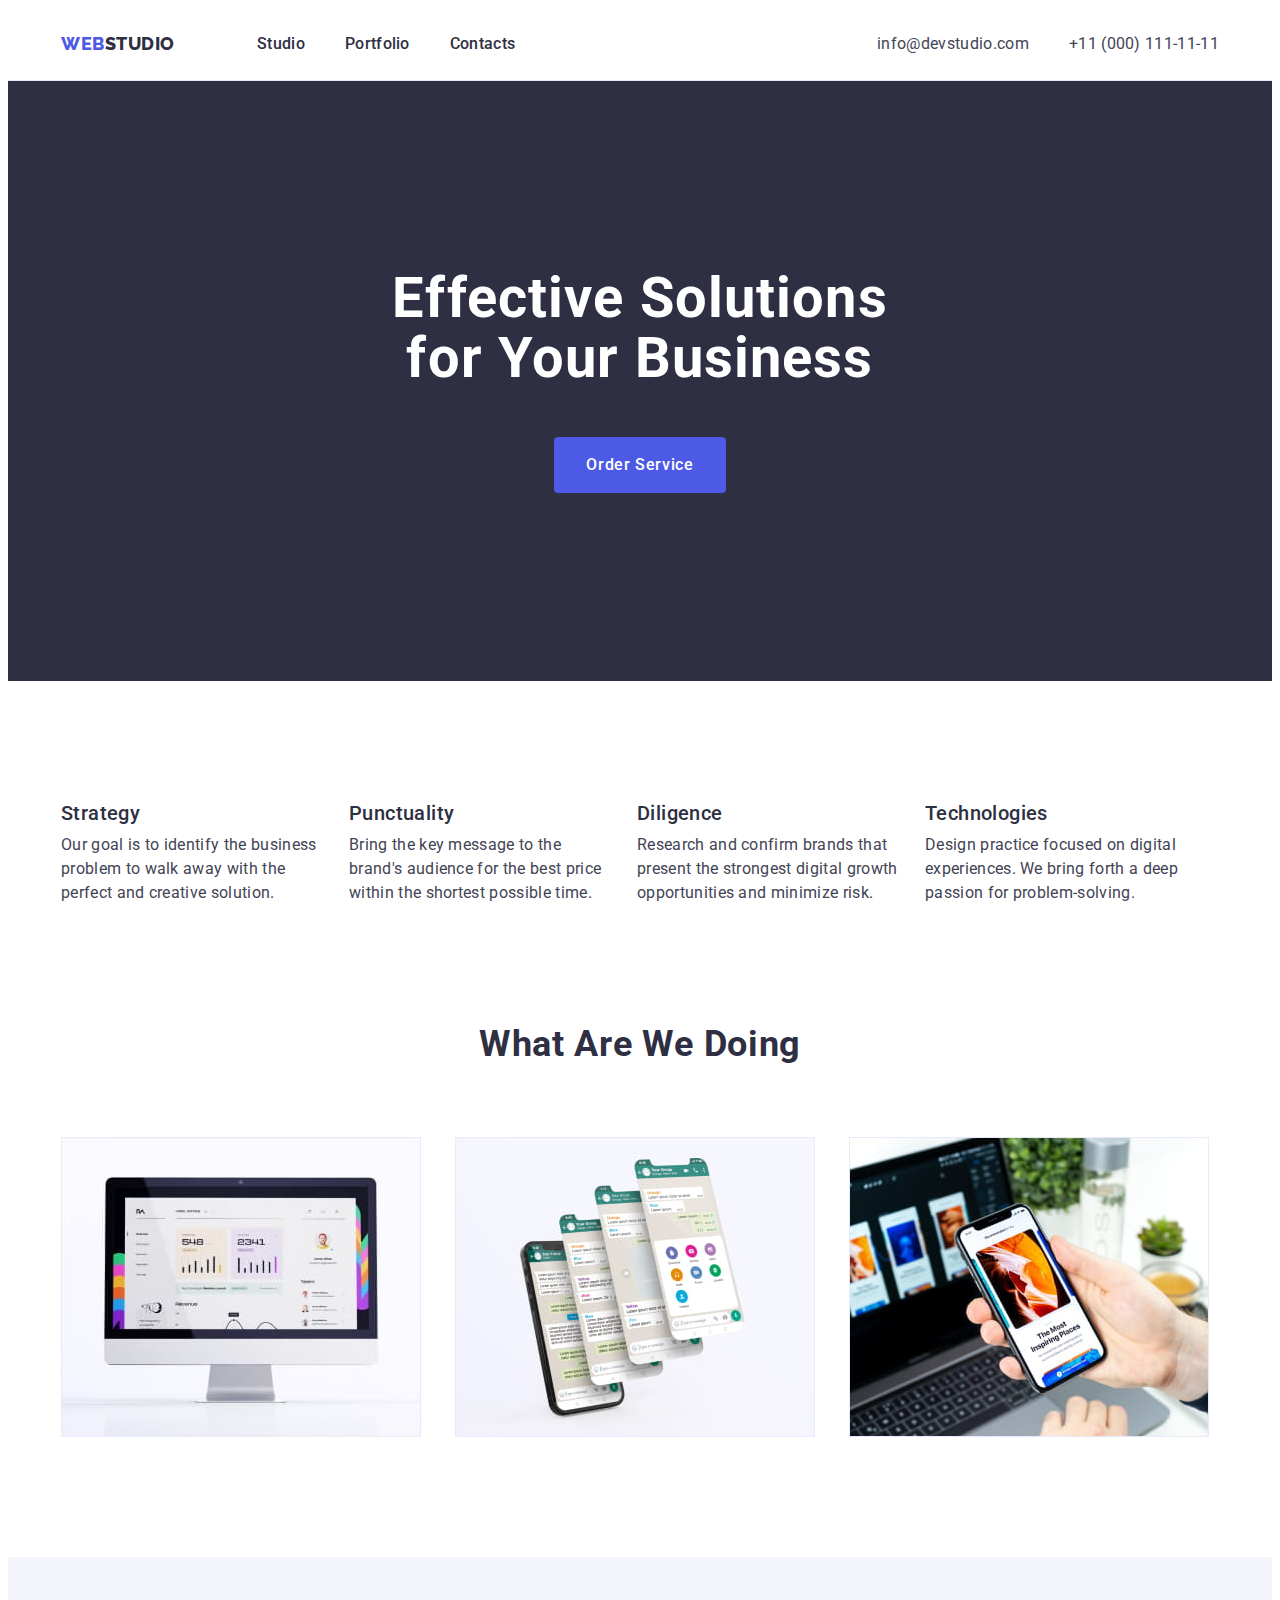
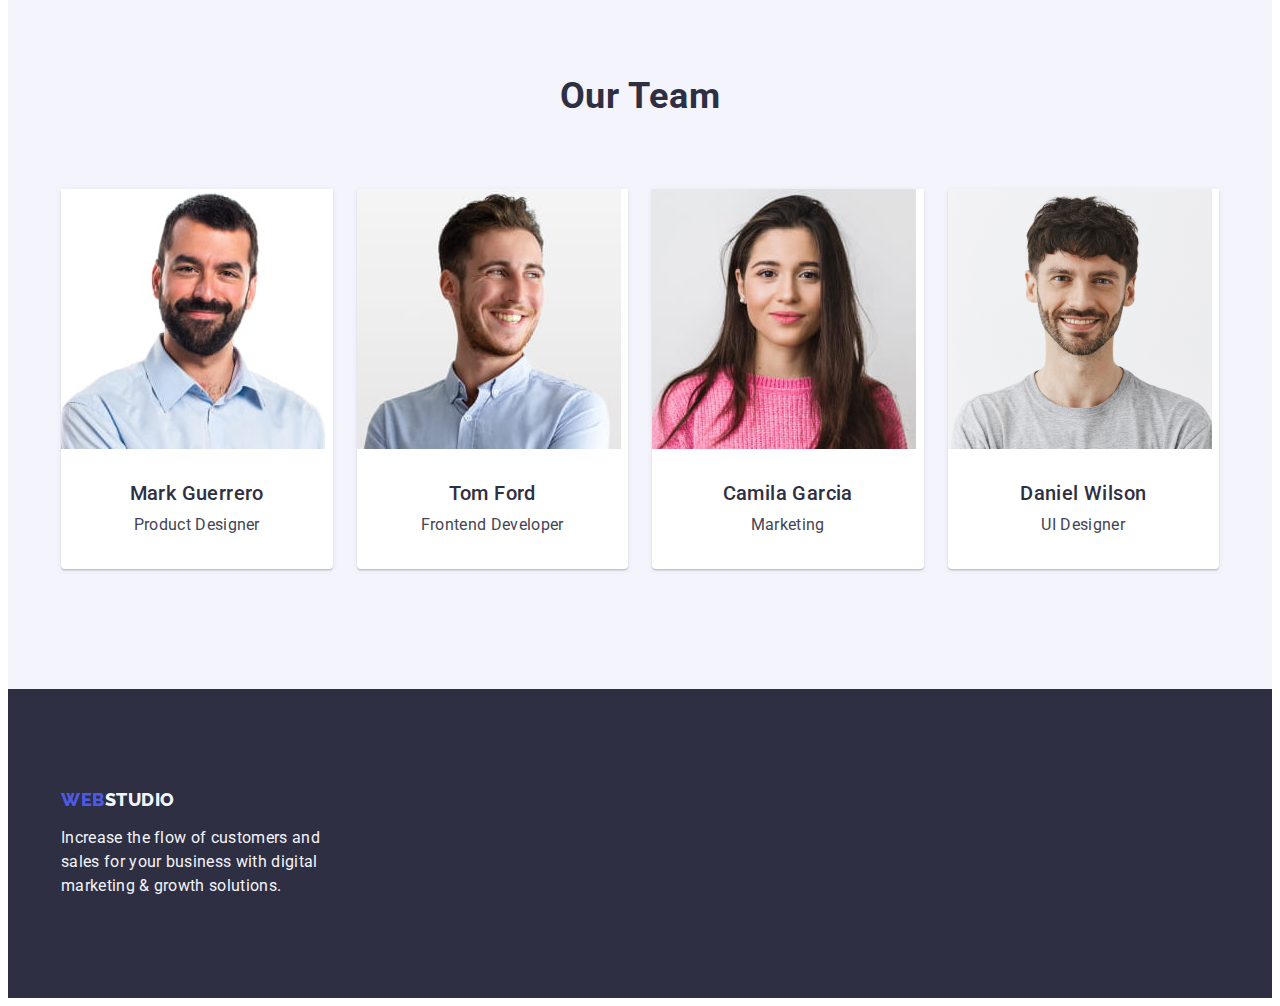
<file: index.html>
<!DOCTYPE html>
<html lang="en">
<head>
    <meta charset="UTF-8">
    <meta http-equiv="X-UA-Compatible" content="IE=edge">
    <meta name="viewport" content="width=device-width, initial-scale=1.0">
    <title>Студія</title>
    <link rel="preconnect" href="https://fonts.googleapis.com">
    <link rel="preconnect" href="https://fonts.gstatic.com" crossorigin>
    <link href="https://fonts.googleapis.com/css2?family=Raleway:wght@800&family=Roboto:wght@400;500;700&display=swap"
        rel="stylesheet">
    <link rel="stylesheet" href="https://cdnjs.cloudflare.com/ajax/libs/modern-normalize/1.1.0/modern-normalize.min.css"
        integrity="sha512-wpPYUAdjBVSE4KJnH1VR1HeZfpl1ub8YT/NKx4PuQ5NmX2tKuGu6U/JRp5y+Y8XG2tV+wKQpNHVUX03MfMFn9Q=="
        crossorigin="anonymous" referrerpolicy="no-referrer" />
    <link rel="stylesheet" href="./css/styles.css">
</head>

<body>
        <!--header-->
    <header class="page-header">  
        <div class="container main-header">
            <nav class="page-nav">
                <a class="logo link" href="./index.html">Web<span class="studio">Studio</span></a>
                <ul class="menu list">
                    <li class="menu-item">
                        <a class="menu-link link" href="./index.html">Studio</a>
                    </li>
                    <li class="menu-item">
                        <a class="menu-link link" href="./portfolio.html">Portfolio</a>
                    </li>
                    <li class="menu-item">
                        <a class="menu-link link" href="">Contacts</a>
                    </li>
                </ul>
            </nav>
            <address class="main-address">
                <ul class="main-address-list list">
                    <li class="main-address-item link">
                        <a class="contact link" href="mailto:info@devstudio.com">info@devstudio.com</a>
                    </li>
                    <li class="main-address-item link">
                        <a class="contact link" href="tel:+110001111111">+11 (000) 111-11-11</a>
                    </li>
                </ul>
            </address>
        </div>
    </header>
            <!--main-->
    <main>
        <!--Section 1 Hero-->
        <section class="hero section">
            <div class="container">
                <h1 class="main-title">Effective Solutions <br />for Your Business</h1>
                    <button class="modal-btn" type="button">Order Service</button>
            </div>
        </section>
        <!--Section 2  features-->
        <section class="main-features section">
            <div class="container">
                <h2 class="second-title" hidden>list of features</h2>
                <ul class="features-list list">
                    <li class="features-list-item">
                        <h3 class="third-title">Strategy</h3>
                        <p class="feature-description">Our goal is to identify the business
                            problem to walk away with the perfect and creative solution.</p>
                    </li>
                    <li class="features-list-item">
                        <h3 class="third-title">Punctuality</h3>
                        <p class="feature-description">Bring the key message to the brand's audience for the best price within the
                            shortest possible time.</p>
                    </li>
                    <li class="features-list-item">
                        <h3 class="third-title">Diligence</h3>
                        <p class="feature-description">Research and confirm brands that present the strongest digital growth
                            opportunities and minimize risk.
                        </p>
                    </li>
                    <li class="features-list-item">
                        <h3 class="third-title">Technologies</h3>
                        <p class="feature-description">Design practice focused on digital experiences. We bring forth a deep passion for
                            problem-solving.</p>
                    </li>
                </ul>
            </div>
        </section>
        <!--Section 3  -->
        <section class="main-developments section">
            <div class="container">
                <h2 class="developments">What are we doing</h2>
                <ul class="developments-list list">
                    <li class="developments-list-item">
                        <img class="development-example" src="./images/rectangle-71.jpg" alt="monitor" width="360" height="300">
                    </li>
                    <li class="developments-list-item">
                        <img class="development-example" src="./images/rectangle-2-71.jpg" alt="phone scrin" width="360" height="300">
                    </li>
                    <li class="developments-list-item">
                        <img class="development-example" src="./images/rectangle-3-71.jpg" alt="phone in hand" width="360" height="300">
                    </li>
                </ul>
            </div>
        </section>
        <!--Section 4-->
        <section class="main-team section">
            <div class="container">
                <h2 class="team-workers">Our Team</h2>
                <ul class="team-workers-list list">
                    <li class="team-workers-item">
                        <img src="./images/our-team/mark-guerrero.jpg" alt="our employee" width="264" height="260">
                        <div class="workers-description">
                            <h3 class="worker">Mark Guerrero</h3>
                            <p class="worker-position">Product Designer</p>
                        </div>
                    </li>
                    <li class="team-workers-item">
                        <img src="./images/our-team/tom-ford.jpg" alt="our employee" width="264" height="260">
                        <div class="workers-description">
                            <h3 class="worker">Tom Ford</h3>
                            <p class="worker-position">Frontend Developer</p>
                        </div>
                    </li>
                    <li class="team-workers-item">
                        <img src="./images/our-team/camila-garcia.jpg" alt="our employee" width="264" height="260">
                        <div class="workers-description">
                            <h3 class="worker">Camila Garcia</h3>
                            <p class="worker-position">Marketing</p>
                        </div>
                    </li>
                    <li class="team-workers-item">
                        <img src="./images/our-team/daniel-wilson.jpg" alt="our employee" width="264" height="260">
                        <div class="workers-description">
                            <h3 class="worker">Daniel Wilson</h3>
                            <p class="worker-position">UI Designer</p>
                        </div>
                    </li>
                </ul>
            </div>
        </section>
    </main>
    <!--footer-->
    <footer class="footer">
        <div class="container">
            <a class="logo link" href="./index.html">Web<span class="footer-studio">Studio</span></a>
            <p class="footer-item">Increase the flow of customers and sales for your business with digital marketing & growth
                solutions.</p>
        </div>
    </footer>
</body>
</html>
</file>
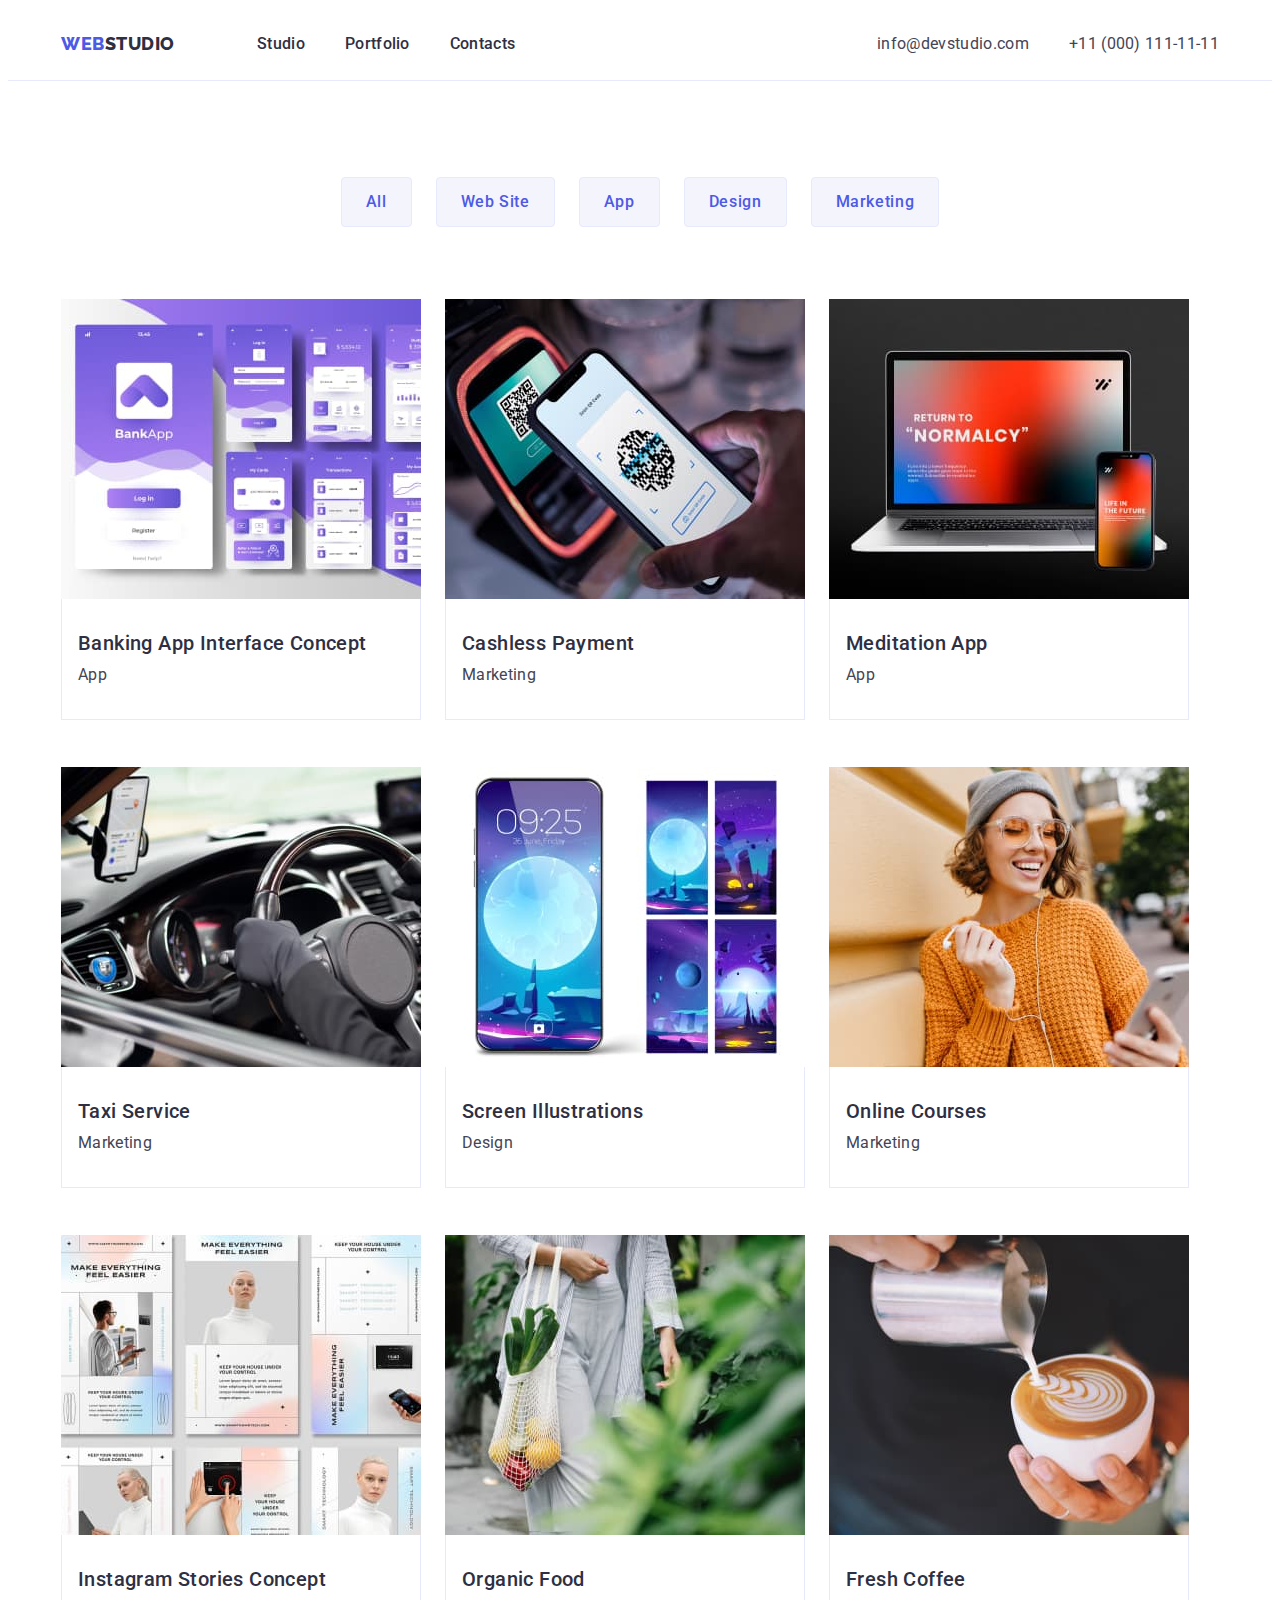
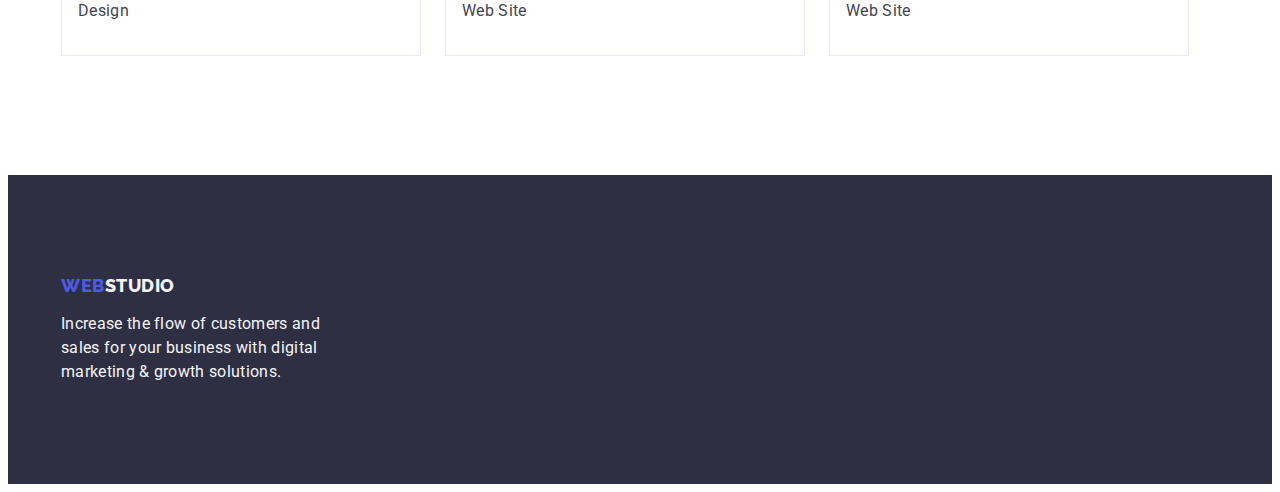
<file: portfolio.html>
<!DOCTYPE html>
<html lang="en">
<head>
    <meta charset="UTF-8">
    <meta http-equiv="X-UA-Compatible" content="IE=edge">
    <meta name="viewport" content="width=device-width, initial-scale=1.0">
    <title>Портфоліо</title>
    <link rel="preconnect" href="https://fonts.googleapis.com">
    <link rel="preconnect" href="https://fonts.gstatic.com" crossorigin>
    <link href="https://fonts.googleapis.com/css2?family=Raleway:wght@800&family=Roboto:wght@400;500;700&display=swap"
        rel="stylesheet">
    <link rel="stylesheet" href="https://cdnjs.cloudflare.com/ajax/libs/modern-normalize/1.1.0/modern-normalize.min.css"
        integrity="sha512-wpPYUAdjBVSE4KJnH1VR1HeZfpl1ub8YT/NKx4PuQ5NmX2tKuGu6U/JRp5y+Y8XG2tV+wKQpNHVUX03MfMFn9Q=="
        crossorigin="anonymous" referrerpolicy="no-referrer" />
    <link rel="stylesheet" href="./css/styles.css">
</head>

<body>
        <!--header-->
    <header class="page-header">
        <div class="container main-header">
            <nav class="page-nav">
                <a class="logo link" href="./index.html">Web<span class="studio">Studio</span></a>
                <ul class="menu list">
                    <li class="menu-item">
                        <a class="menu-link link" href="./index.html">Studio</a>
                    </li>
                    <li class="menu-item">
                        <a class="menu-link link" href="./portfolio.html">Portfolio</a>
                    </li>
                    <li class="menu-item">
                        <a class="menu-link link" href="">Contacts</a>
                    </li>
                </ul>
            </nav>
            <address class="main-address">
                <ul class="main-address-list list">
                    <li class="main-address-item link">
                        <a class="contact link" href="mailto:info@devstudio.com">info@devstudio.com</a>
                    </li>
                    <li class="main-address-item link">
                        <a class="contact link" href="tel:+110001111111">+11 (000) 111-11-11</a>
                    </li>
                </ul>
            </address>
        </div>
    </header>
            <!--main-->
    <main>
                <!--section 1-->
        <section class="top-filter section">
           <div class="container filter">
            <h1 class="top-title" hidden>top-Filter</h1>
            <ul class="filter-list list">
                <li class="filter-item">
                    <button class="filter-item-btn" type="button">All</button>
                </li>
                <li class="filter-item">
                    <button class="filter-item-btn" type="button">Web Site</button>
                </li>
                <li class="filter-item">
                    <button class="filter-item-btn" type="button">App</button>
                </li>
                <li class="filter-item">
                    <button class="filter-item-btn" type="button">Design</button>
                </li>
                <li class="filter-item">
                    <button class="filter-item-btn" type="button">Marketing</button>
                </li>
            </ul>
            <ul class="filter-projects-list list">
                <li class="project-item">
                    <a class="link" href="">
                        <img src="./images/portfolio-cataloge/list-img-1.jpg" alt="banking-app">
                        <div class="project">
                            <h2 class="project-title">Banking App Interface Concept</h2>
                            <p class="project-title-item">App</p>
                        </div>
                    </a>
                </li>
                <li class="project-item">
                    <a class="link" href="">
                        <img src="./images/portfolio-cataloge/list-img-2.jpg" alt="Cashless Payment">
                        <div class="project">
                            <h2 class="project-title">Cashless Payment</h2>
                            <p class="project-title-item">Marketing</p>
                        </div>
                    </a>
                </li>
                <li class="project-item">
                    <a class="link" href="">
                        <img src="./images/portfolio-cataloge/list-img-3.jpg" alt="Meditation App">
                        <div class="project">
                            <h2 class="project-title">Meditation App</h2>
                            <p class="project-title-item">App</p>
                        </div>
                    </a>
                </li>
                <li class="project-item">
                    <a class="link" href="">
                        <img src="./images/portfolio-cataloge/list-img-4.jpg" alt="Taxi Service">
                        <div class="project">
                            <h2 class="project-title">Taxi Service</h2>
                            <p class="project-title-item">Marketing</p>
                        </div>
                    </a>
                </li>
                <li class="project-item">
                    <a class="link" href="">
                        <img src="./images/portfolio-cataloge/list-img-5.jpg" alt="Screen Illustration">
                        <div class="project">
                            <h2 class="project-title">Screen Illustrations</h2>
                            <p class="project-title-item">Design</p>
                        </div>
                    </a>
                </li>
                <li class="project-item">
                    <a class="link" href="">
                        <img src="./images/portfolio-cataloge/list-img-6.jpg" alt="Online Courses">
                        <div class="project">
                            <h2 class="project-title">Online Courses</h2>
                            <p class="project-title-item">Marketing</p>
                        </div>
                    </a>
                </li>
                <li class="project-item">
                    <a class="link" href="">
                        <img src="./images/portfolio-cataloge/list-img-7.jpg" alt="Instagram Stories Concep">
                        <div class="project">
                            <h2 class="project-title">Instagram Stories Concept</h2>
                            <p class="project-title-item">Design</p>
                        </div>
                    </a>
                </li>
                <li class="project-item">
                    <a class="link" href="">
                        <img src="./images/portfolio-cataloge/list-img-8.jpg" alt="Organic Food">
                        <div class="project">
                            <h2 class="project-title">Organic Food</h2>
                            <p class="project-title-item">Web Site</p>
                        </div>
                    </a>
                </li>
                <li class="project-item">
                    <a class="link" href="">
                        <img src="./images/portfolio-cataloge/list-img-9.jpg" alt="Fresh Coffee">
                        <div class="project">
                            <h2 class="project-title">Fresh Coffee</h2>
                            <p class="project-title-item">Web Site</p>
                        </div>
                    </a>
                </li>
            </ul>
            </div>
        </section>
    </main>
    <!--footer-->
    <footer class="footer">
        <div class="container">
            <a class="logo link" href="./index.html">Web<span class="footer-studio">Studio</span></a>
            <p class="footer-item">Increase the flow of customers and sales for your business with digital marketing &
                growth
                solutions.</p>
        </div>
    </footer>
</body>
</html>
</file>
<file: css/styles.css>
:root {
    --primary-font: 'Roboto', sans-serif;
    --secondary-text-color: #2E2F42;
    --iris-color: #4D5AE5;
    --ocean-color: #404BBF;
    --navy-blue-color: #2E2F42;
    --green-color: #31D0AA;
    --slate-color: #434455;
    --light-slate-color: #8E8F99;
    --cornflower-color: #E7E9FC;
    --cloud-color: #F4F4FD;
    --navy-blue-modal-color: #2E2F42;
    --grey-color: #2E2F42;
    --white-color: #FFFFFF;
    --dairy-color: #FCFCFC;

}

h1,
h2,
h3,
h4,
h5,
h6,
p {
    margin: 0;
}

ul   {
    margin: 0;
    padding-left: 0;
}
button {
    cursor: pointer;
    border-width: 0;
}
address {
    font-style:normal;
}
img {
    display: block;
    max-width: 100%;
    height: auto;
}

body {
    font-family: 'Roboto', sans-serif;
    font-weight: normal;
    font-size: 16px;
    line-height: 1.5;
    letter-spacing: 0.02em;
    color: var(--slate-color);
    background-color: var(--white-color);
}

.list {
    list-style: none;
    font-style: normal;
    line-height: 1.5;
    letter-spacing: 0.02em;
}

.link {
    text-decoration: none;
}
.container {
    max-width: 1158px;
    margin: 0 auto;
    padding: 0px 15px;
}
.page-header {
    border-bottom: 1px solid var(--cornflower-color);
}
.main-header {
    display: flex;
    align-items: center;
}
.page-nav {
    display: flex;
    align-items: center;
}
.main-logo {
    display: flex;
}
.logo {
    display: flex;
    margin-right: 76px;
    width: 44px;
    height: 21px;
    
    font-family: 'Raleway', sans-serif;
    font-style: normal;
    font-weight: 800;
    font-size: 18px;
    line-height: 1.17;
    align-items: center;
    letter-spacing: 0.03em;
    text-transform: uppercase;
     color: var(--iris-color);
}

.studio {
    display: flex;
    margin-right: 76px;
    color: var(--grey-color);
}
.menu {
    margin-left: 76px;
    display: flex;
    align-items: center;
}
.menu .menu-item + .menu-item {
    margin-left: 40px;
}
.menu-item .menu-link {
    display: block;
    padding: 24px 0;
    font-weight: 500;
    font-size: 16px;
    line-height: 1.5;
    letter-spacing: 0.02em;
    color: var(--navy-blue-color)
}
.menu-item:hover,
.menu-item:focus {
    color: var(--ocean-color);
}

.menu-link:hover,
.menu-link:focus {
    color: var(--ocean-color); 
}

.main-address {
    font-style: normal;
    margin-left: auto;
}
.main-address-list {
    display: flex;
}
.main-address-list .main-address-item + .main-address-item {
    margin-left: 40px;
}

.main-address .main-address-list .link {
    color: var(--slate-color);
}
.main-address-item {
    color: var(--slate-color);
}
.contact.link {
    padding: 24px 0;
    font-style: normal;
    font-weight: 400;
    font-size: 16px;
    line-height: 1.5;
    letter-spacing: 0.02em;
    color: var(--slate-color);
}

.contact.link:hover,
.contact.link:focus {
    color: var(--ocean-color);
}

/* ======= Section Hero ======= */
.hero.section {
    background-color: var(--grey-color);
    padding: 188px 0;
}
.section {
    padding: 120px 0px;
}
.hero .container {
    text-align: center;
}
.main-title {
    margin-bottom: 48px;
    font-weight: 700;
    font-size: 56px;
    line-height: 1.07;
    text-align: center;
    letter-spacing: 0.02em;
    color: var(--white-color);
}

.modal-btn {
    display: inline-block;
    padding: 16px 32px;
    min-width: 169px;
    height: 56px;
    text-align: center;
    background: var(--iris-color);
    border-radius: 4px;
    font-family: "Roboto", sans-serif;
    font-family: inherit;
    font-weight: 500;
    font-size: 16px;
    line-height: 1.5;
    letter-spacing: 0.04em;
    cursor: pointer;
    color: var(--white-color);
}

.modal-btn:hover,
.modal-btn:focus {
    color: var(--white-color);
    background-color: var(--ocean-color);
}

/* ======= Section 2 ======= */

.features-list {
    display: flex;
}
.features-list-item {
    width: 264px;
}
.features-list-item:not(:last-child) {
    margin-right: 24px;
}
.third-title {
    margin-bottom: 8px;
    font-weight: 500;
    font-size: 20px;
    line-height: 1.2;
    letter-spacing: 0.02em;
    color: var(--navy-blue-color);
}

.feature-description {
    color: var(--slate-color);
}

/* ======= Section 3 ======= */

.main-developments {
    padding-top: 0px;
}
.developments {
    margin-bottom: 72px;
    font-weight: 700;
    font-size: 36px;
    line-height: 1.11;
    text-align: center;
    letter-spacing: 0.02em;
    text-transform: capitalize;
    color: var(--grey-color);
}
.developments-list {
    display: flex;
    flex-wrap: wrap;
}
.developments-list-item {
    width: calc((100% - 24px * 2) / 3);
    margin-right: 24px;
}
.developments-list-item:nth-child(3n) {
    margin-right: 0;
}
.developments-list-item:nth-last-child(-n+3) {
    margin-bottom: 0;
}

/* ======= Section 4 ======= */
.main-team section {
    padding-top: 0;
}
.main-team {
    background-color: var(--cloud-color);
}
.team-workers {
    margin-bottom: 72px;
    font-weight: 700;
    font-size: 36px;
    line-height: 1.11;
    text-align: center;
    letter-spacing: 0.02em;
    text-transform: capitalize;
    color: var(--navy-blue-color);
}
.team-workers-list {
    display: flex;
    flex-wrap: wrap;
}
.team-workers-item {
    width: calc((100% - 24px * 3) / 4);
    margin-right: 24px;
    background-color: var(--white-color);
    box-shadow: 0px 1px 6px rgba(46, 47, 66, 0.08), 0px 1px 1px rgba(46, 47, 66, 0.16), 0px 2px 1px rgba(46, 47, 66, 0.08);
    border-radius: 0px 0px 4px 4px;
}
.team-workers-item:nth-child(4n) {
    margin-right: 0;
}
.team-workers-item:nth-last-child(-n+4) {
    margin-bottom: 0;
}
.workers-description {
    text-align: center;
    padding: 32px 16px;
}
.worker {
    margin-bottom: 8px;
    font-weight: 500;
    font-size: 20px;
    line-height: 1.2;
    letter-spacing: 0.02em;
    color: var(--navy-blue-color);
}
/* ======= Footer ======= */
.footer {
    padding-top: 100px;
    padding-bottom: 100px;
    background-color: var(--white-color);
}

.footer-item {
    max-width: 264px;
    margin-top: 16px;
    line-height: 1.5;
    letter-spacing: 0.02em;
    color: var(--cloud-color);
}

/* ======= Portfolio ======= */
.top-filter.section {
    padding-top: 96px;
}
.filter-item-btn {
    display: flex;
    flex-direction: row;
    flex-wrap: wrap;
    align-items: center;
    padding: 12px 24px;
    border: solid 1px var(--cornflower-color);
    border-radius: 4px;
    font-family: "Roboto", sans-serif;
    font-weight: 500;
    font-size: 16px;
    line-height: 1.5;
    text-align: center;
    letter-spacing: 0.04em;
    background: var(--cloud-color);
    color: var(--iris-color);
}
.filter-item:nth-child(5n) {
    margin-right: 0;
}
.filter-list {
    display: flex;
    flex-wrap: wrap;
    justify-content: center;
    margin-bottom: 72px;
}

.filter-item {
    margin-right: 24px;
}
.filter-item:nth-last-child(-n+5) {
    margin-bottom: 0;
}

.filter-item-btn:hover,
.filter-item-btn:focus {
    color: var(--white-color);
    background-color: var(--ocean-color);
    cursor: pointer;
}

.filter-item:hover,
.filter-item:focus,

.filter-projects-list {
    display: flex;
    flex-wrap: wrap;
}
.project-item:nth-child(3n) {
    margin-right: 0;
}
.project-item:nth-last-child(-n+3) {
    margin-bottom: 0;
}
.project-item {
    margin-right: 24px;
    margin-bottom: 48px;
    width: 360px;
    height: 420px;
    background-color: var(--white-color);
}
.project-title {
    margin-bottom: 8px;
    width: 290px;
        font-weight: 500;
        font-size: 20px;
        line-height: 1.2;
        letter-spacing: 0.02em;
        color: var(--navy-blue-color);
}

.project-title-item {
    color: var(--slate-color);
}
.project {
    padding: 32px 54px 32px 16px;
    border-bottom: 1px solid var(--cornflower-color);
    border-right: 1px solid var(--cornflower-color);
    border-left: 1px solid var(--cornflower-color);
}
.footer {
    background-color: var(--navy-blue-color);
}
.footer-logo {
    width: 44px;
    height: 21px;
    
    font-family: 'Raleway', sans-serif;
    font-style: normal;
    font-weight: 800;
    font-size: 18px;
    line-height: 1.17;
    display: flex;
    align-items: center;
    letter-spacing: 0.03em;
    text-transform: uppercase;
        color: var(--iris-color);
}
.footer-studio {
    color: var(--cloud-color);
}
</file>
